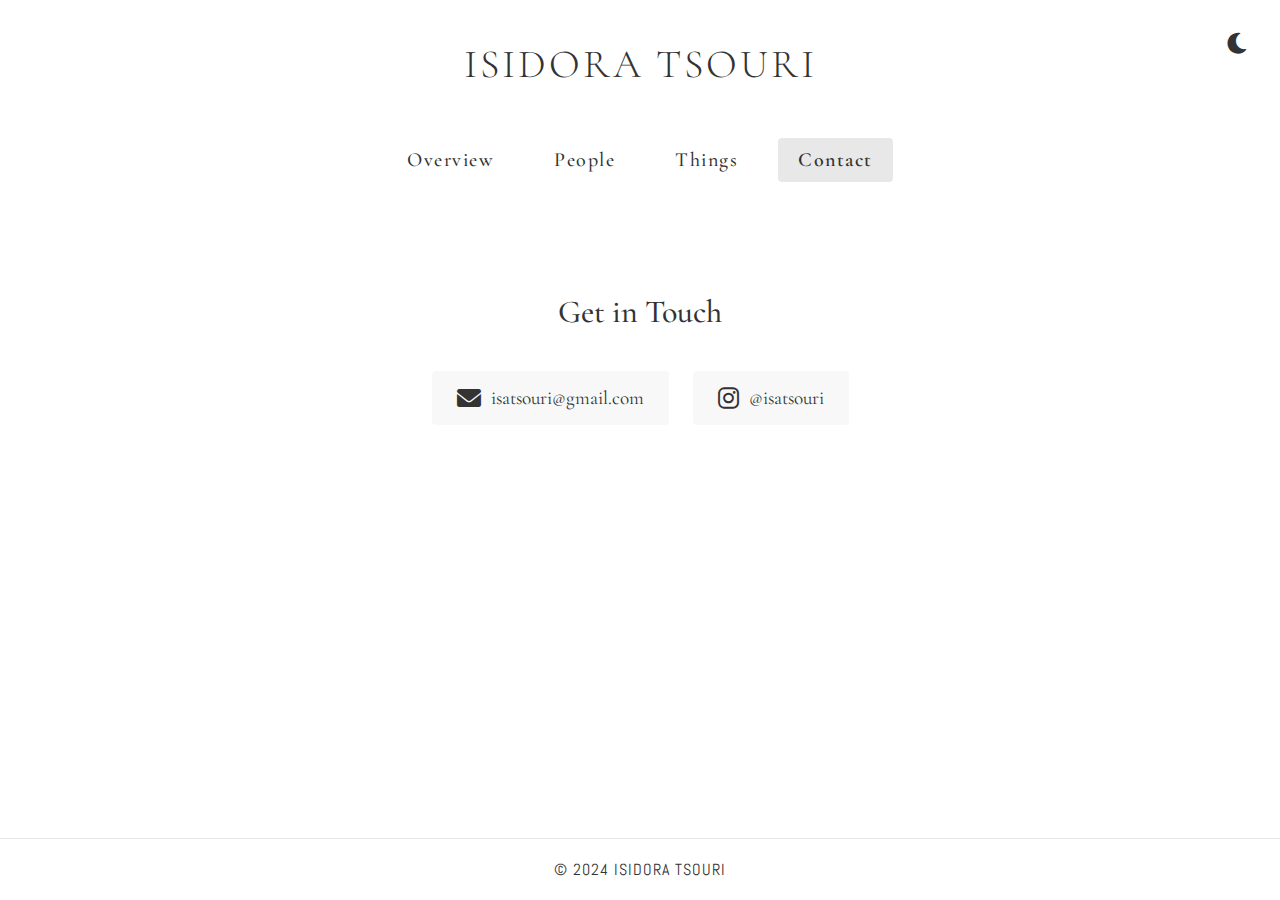
<file: contact.html>
<!DOCTYPE html>
<html lang="en" data-theme="light">
<head>
    <meta charset="UTF-8">
    <meta name="viewport" content="width=device-width, initial-scale=1.0, maximum-scale=1.0, user-scalable=no">
    <title>Contact - ISIDORA TSOURI</title>
    <link rel="stylesheet" href="css/styles.css">
    <link rel="stylesheet" href="https://cdnjs.cloudflare.com/ajax/libs/font-awesome/6.0.0/css/all.min.css">
</head>
<body>
    <header class="header">
        <button class="theme-toggle" onclick="toggleTheme()">
            <i class="fas fa-moon"></i>
        </button>
        <h1>ISIDORA TSOURI</h1>
        <nav class="nav">
            <a href="index.html">Overview</a>
            <a href="index.html#people">People</a>
            <a href="index.html#things">Things</a>
            <a href="contact.html" class="active">Contact</a>
        </nav>
    </header>

    <div class="contact-container">
        <h2>Get in Touch</h2>
        <div class="contact-links">
            <a href="mailto:isatsouri@gmail.com" class="contact-link">
                <i class="fas fa-envelope"></i>
                isatsouri@gmail.com
            </a>
            <a href="https://instagram.com/isatsouri" target="_blank" class="contact-link">
                <i class="fab fa-instagram"></i>
                @isatsouri
            </a>
        </div>
    </div>

    <footer class="footer">
        <div class="footer-content">
            <p>&copy; 2024 ISIDORA TSOURI</p>
        </div>
    </footer>

    <script src="js/theme.js"></script>
</body>
</html>
</file>
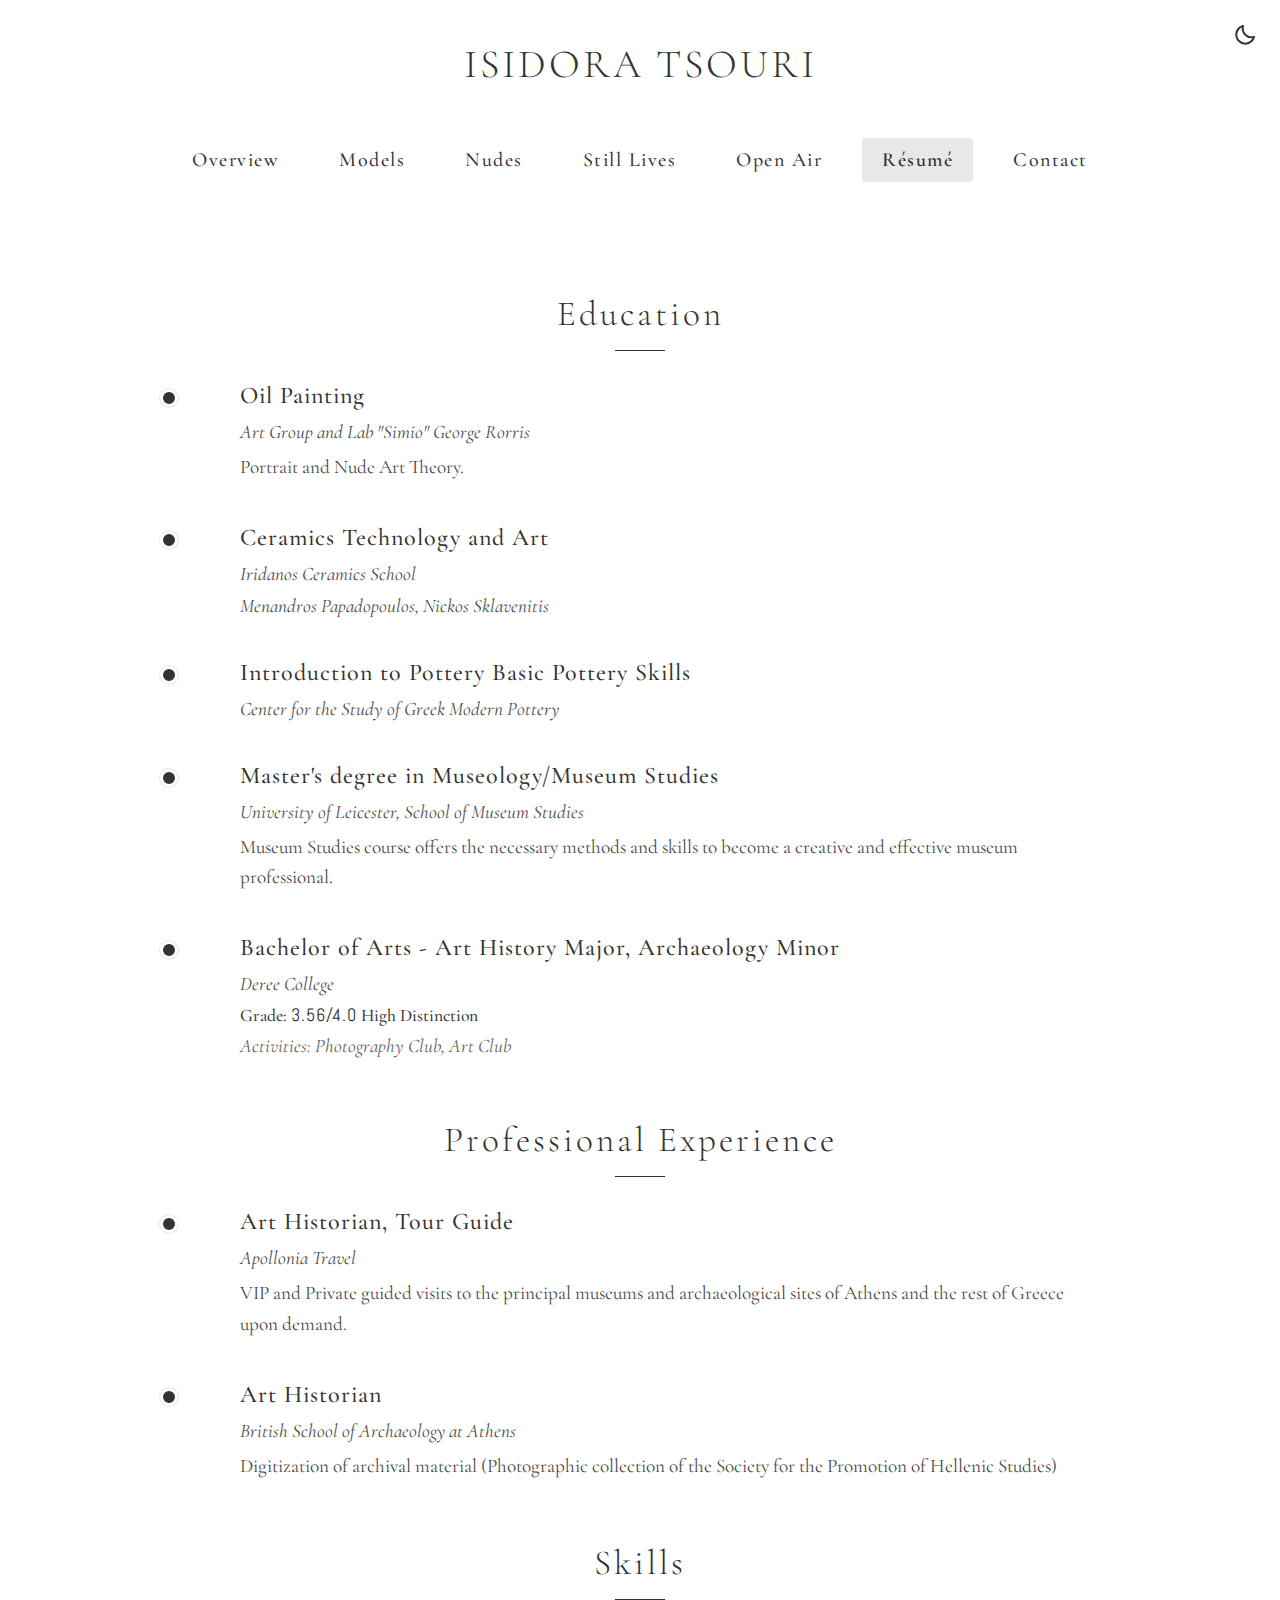
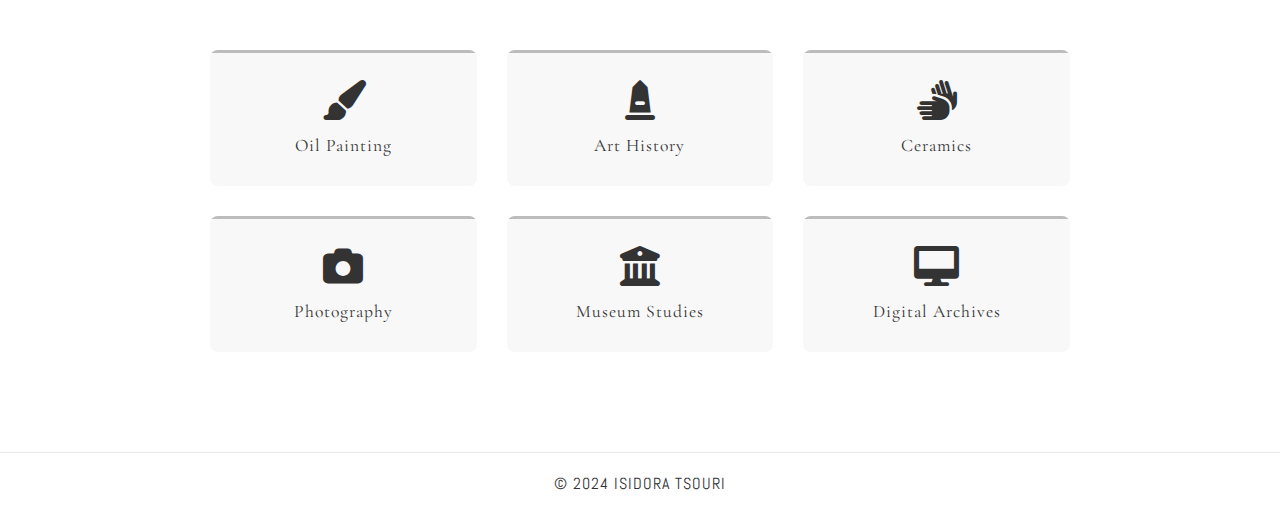
<file: resume.html>
<!DOCTYPE html>
<html lang="en" data-theme="light">
<head>
   <meta charset="UTF-8">
   <meta name="viewport" content="width=device-width, initial-scale=1.0, maximum-scale=1.0, user-scalable=no">
   <title>Résumé - ISIDORA TSOURI</title>
   <link rel="stylesheet" href="css/base.css">
   <link rel="stylesheet" href="css/navbar.css">
   <link rel="stylesheet" href="css/resume.css">
   <link rel="stylesheet" href="https://cdnjs.cloudflare.com/ajax/libs/font-awesome/6.0.0/css/all.min.css">
</head>
<body>
   <header class="header">
      <button class="menu-toggle">
         <!-- <i class="fas fa-bars"></i> -->
         <img src="icons/menu-left.svg" alt="Menu" class="icon">
      </button>
      <button class="theme-toggle" onclick="toggleTheme()">
         <!-- <i class="fas fa-moon"></i> -->
         <img src="icons/moon.svg" alt="Theme - Dark Mode" class="icon" id="theme-icon">
      </button>
      <h1>ISIDORA TSOURI</h1>
      <nav class="nav">
         <a href="index.html">Overview</a>
         <a href="index.html#models" data-category="models">Models</a>
         <a href="index.html#nudes" data-category="nudes">Nudes</a>
         <a href="index.html#still_lives" data-category="still_lives">Still Lives</a>
         <a href="index.html#open_air" data-category="open_air">Open Air</a>
         <a href="resume.html" class="active">Résumé</a>
         <a href="contact.html">Contact</a>
      </nav>
      <div class="menu-overlay"></div>
   </header>

   <div class="resume-container">
      <section class="resume-section">
         <h2>Education</h2>
         <div class="resume-item">
               <h3>Oil Painting</h3>
               <p class="institution">Art Group and Lab "Simio" George Rorris</p>
               <p class="description">Portrait and Nude Art Theory.</p>
         </div>

         <div class="resume-item">
               <h3>Ceramics Technology and Art</h3>
               <p class="institution">Iridanos Ceramics School</p>
               <p class="instructor">Menandros Papadopoulos, Nickos Sklavenitis</p>
         </div>

         <div class="resume-item">
               <h3>Introduction to Pottery Basic Pottery Skills</h3>
               <p class="institution">Center for the Study of Greek Modern Pottery</p>
         </div>

         <div class="resume-item">
            <h3>Master's degree in Museology/Museum Studies</h3>
            <p class="institution">University of Leicester, School of Museum Studies</p>
            <p class="description">Museum Studies course offers the necessary methods and skills to become a creative and effective museum professional.</p>
         </div>

         <div class="resume-item">
            <h3>Bachelor of Arts - Art History Major, Archaeology Minor</h3>
            <p class="institution">Deree College</p>
            <p class="distinction">Grade: <span class="grade">3.56/4.0</span> High Distinction</p>
            <p class="activities">Activities: Photography Club, Art Club</p>
         </div>

      </section>

      <section class="resume-section">
         <h2>Professional Experience</h2>
         <div class="resume-item">
               <h3>Art Historian, Tour Guide</h3>
               <p class="institution">Apollonia Travel</p>
               <!-- <p class="location">Athens, Greece</p> -->
               <p class="description">VIP and Private guided visits to the principal museums and archaeological sites of Athens and the rest of Greece upon demand.</p>
         </div>

         <div class="resume-item">
               <h3>Art Historian</h3>
               <p class="institution">British School of Archaeology at Athens</p>
               <!-- <p class="location">Athens, Greece</p> -->
               <p class="description">Digitization of archival material (Photographic collection of the Society for the Promotion of Hellenic Studies)</p>
         </div>
      </section>

      <section class="resume-section">
         <h2>Skills</h2>
         <div class="skills-grid">
               <div class="skill-item">
                  <i class="fas fa-paint-brush"></i>
                  <p>Oil Painting</p>
               </div>
               <div class="skill-item">
                  <i class="fas fa-monument"></i>
                  <p>Art History</p>
               </div>
               <div class="skill-item">
                  <i class="fas fa-hands"></i>
                  <p>Ceramics</p>
               </div>
               <div class="skill-item">
                  <i class="fas fa-camera"></i>
                  <p>Photography</p>
               </div>
               <div class="skill-item">
                  <i class="fas fa-university"></i>
                  <p>Museum Studies</p>
               </div>
               <div class="skill-item">
                  <i class="fas fa-desktop"></i>
                  <p>Digital Archives</p>
               </div>
         </div>
      </section>
   </div>

   <footer class="footer">
      <div class="footer-content">
         <p>&copy; 2024 ISIDORA TSOURI</p>
      </div>
   </footer>

   <script src="js/theme.js"></script>
   <script src="js/menu.js"></script>
</body>
</html>
</file>
<file: css/styles.css>
@import url('https://fonts.googleapis.com/css2?family=Cormorant+Garamond:wght@300;400;500;600&family=Abel&display=swap');

:root {
   --background: #ffffff;
   --text: #333333;
   --nav-bg: #f8f8f8;
   --nav-active: #e8e8e8;
   --nav-hover: #f5f5f5;
}

[data-theme="dark"] {
   --background: #1a1a1a;
   --text: #ffffff;
   --nav-bg: #2d2d2d;
   --nav-active: #3d3d3d;
   --nav-hover: #353535;
}

* {
   margin: 0;
   padding: 0;
   box-sizing: border-box;
}

body {
   font-family: 'Cormorant Garamond', serif;
   background-color: var(--background);
   color: var(--text);
   min-height: 100vh;
   display: flex;
   flex-direction: column;
   transition: background-color 0.3s, color 0.3s;
}

.header {
   padding: 40px 20px;
   text-align: center;
   margin-bottom: 30px;
   position: relative;
}

.theme-toggle {
   position: absolute;
   top: 20px;
   right: 20px;
   background: none;
   border: none;
   color: var(--text);
   cursor: pointer;
   font-size: 24px;
   padding: 10px;
   transition: color 0.3s;
}

.header h1 {
   font-size: 2.5rem;
   font-weight: 300;
   letter-spacing: 3px;
   margin-bottom: 30px;
}

.nav {
   padding: 20px 0;
   display: flex;
   justify-content: center;
   flex-wrap: wrap;
   gap: 20px;
}

.nav a {
   text-decoration: none;
   color: var(--text);
   padding: 10px 20px;
   border-radius: 4px;
   transition: all 0.3s ease;
   font-size: 1.25rem;
   letter-spacing: 1.5px;
   font-weight: 500;
}

.nav a:hover {
   background-color: var(--nav-hover);
}

.nav a.active {
   background-color: var(--nav-active);
   font-weight: 600;
}

.gallery {
   columns: 3 300px;
   column-gap: 20px;
   padding: 20px;
   flex: 1;
}

.gallery-item {
   break-inside: avoid;
   margin-bottom: 20px;
   position: relative;
}

.gallery-item img {
   width: 100%;
   height: auto;
   display: block;
   transition: opacity 0.3s;
   border-radius: 2px;
}

.gallery-item img:hover {
   opacity: 0.9;
}

/* Contact Page Styles */
.contact-container {
   max-width: 600px;
   margin: 0 auto;
   padding: 20px;
   text-align: center;
   flex: 1;
}

.contact-container h2 {
   font-size: 2rem;
   margin-bottom: 30px;
   font-weight: 500;
}

.contact-link {
   display: inline-flex;
   align-items: center;
   gap: 10px;
   text-decoration: none;
   color: var(--text);
   font-size: 1.2rem;
   padding: 15px 25px;
   transition: opacity 0.3s;
   background-color: var(--nav-bg);
   border-radius: 4px;
   margin: 10px;
}

.contact-link:hover {
   opacity: 0.8;
   background-color: var(--nav-hover);
}

.contact-link i {
   font-size: 1.5rem;
}

/* Footer Styles */
.footer {
   text-align: center;
   padding: 20px;
   margin-top: auto;
   border-top: 1px solid var(--nav-active);
   font-family: 'Abel', sans-serif;
}

.footer-content {
   display: flex;
   justify-content: center;
   align-items: center;
   gap: 20px;
}

.footer p {
   font-size: 1rem;
   color: var(--text);
   letter-spacing: 1px;
}

.social-link {
   color: var(--text);
   font-size: 1.5rem;
   transition: opacity 0.3s;
}

.social-link:hover {
   opacity: 0.8;
}

/* Modal/Lightbox */
.modal {
   display: none;
   position: fixed;
   z-index: 999;
   top: 0;
   left: 0;
   width: 100%;
   height: 100%;
   background-color: rgba(0, 0, 0, 0.9);
   touch-action: none;
}

.modal-content {
   max-width: 90%;
   max-height: 90vh;
   margin: auto;
   display: block;
   position: absolute;
   top: 50%;
   left: 50%;
   transform: translate(-50%, -50%);
   object-fit: contain;
}

.close {
   position: absolute;
   top: 15px;
   right: 35px;
   color: #f1f1f1;
   font-size: 40px;
   font-weight: bold;
   cursor: pointer;
   z-index: 1000;
}

.nav-arrow {
   position: absolute;
   top: 50%;
   transform: translateY(-50%);
   color: white;
   font-size: 36px;
   cursor: pointer;
   padding: 20px;
   user-select: none;
   background-color: rgba(0, 0, 0, 0.3);
   border-radius: 50%;
   width: 60px;
   height: 60px;
   display: flex;
   align-items: center;
   justify-content: center;
   transition: background-color 0.3s;
}

.nav-arrow:hover {
   background-color: rgba(255, 255, 255, 0.2);
}

.prev {
   left: 20px;
}

.next {
   right: 20px;
}

@media (max-width: 768px) {
   .header {
      padding: 20px 10px;
   }

   .header h1 {
      font-size: 2rem;
      margin-bottom: 20px;
   }

   .nav {
      flex-direction: column;
      align-items: center;
      padding: 10px;
      gap: 15px;
   }

   .nav a {
      width: 80%;
      text-align: center;
      padding: 12px 20px;
      font-size: 1.2rem;
      background-color: var(--nav-bg);
   }

   .gallery {
      columns: 2 200px;
      padding: 10px;
   }

   .nav-arrow {
      width: 45px;
      height: 45px;
      font-size: 24px;
   }

   .close {
      top: 10px;
      right: 20px;
      font-size: 30px;
   }

   .footer-content {
      flex-direction: column;
      gap: 10px;
   }
}

@media (max-width: 480px) {
   .gallery {
      columns: 1 auto;
   }

   .header h1 {
      font-size: 1.8rem;
   }

   .nav a {
      width: 90%;
   }
}

.hidden {
   display: none;
}
</file>
<file: css/base.css>
@import url('https://fonts.googleapis.com/css2?family=Cormorant+Garamond:wght@300;400;500;600&family=Abel&display=swap');

:root {
   --background: #ffffff;
   --background-rgb: 255, 255, 255;  /* Added RGB values */
   --text: #333333;
   --nav-bg: #f8f8f8;
   --nav-active: #e8e8e8;
   --nav-hover: #f5f5f5;
}

[data-theme="dark"] {
   --background: #1a1a1a;
   --background-rgb: 26, 26, 26;  /* Added RGB values */
   --text: #ffffff;
   --nav-bg: #2d2d2d;
   --nav-active: #3d3d3d;
   --nav-hover: #353535;
}

* {
    margin: 0;
    padding: 0;
    box-sizing: border-box;
    -webkit-tap-highlight-color: transparent;
    -webkit-touch-callout: none;
}

body {
    font-family: 'Cormorant Garamond', serif;
    background-color: var(--background);
    color: var(--text);
    min-height: 100vh;
    display: flex;
    flex-direction: column;
    transition: background-color 0.3s, color 0.3s;
}

/* Header */
.header {
    padding: 40px 20px;
    text-align: center;
    margin-bottom: 30px;
    position: relative;
}

.header h1 {
    font-size: 2.5rem;
    font-weight: 300;
    letter-spacing: 3px;
    margin-bottom: 30px;
}


.theme-toggle {
   position: fixed; 
   top: 15px;
   right: 15px;
   background: none;
   border: none;
   color: var(--text);
   cursor: pointer;
   font-size: 24px;
   padding: 10px;
   transition: all 0.3s ease;
   -webkit-tap-highlight-color: transparent;
   -webkit-touch-callout: none;
   user-select: none;
   z-index: 1000; /* Added z-index */
   width: 40px;
   height: 40px;
   display: flex;
   align-items: center;
   justify-content: center;
}

/* Modal */
.modal-caption {
    position: fixed;
    bottom: 20px;
    left: 0;
    right: 0;
    color: white;
    text-align: center;
    padding: 10px;
    z-index: 1002;
}

.modal-caption h3 {
    font-weight: 400;
    font-size: 1.2rem;
    letter-spacing: 1px;
}

/* Footer */
.footer {
    text-align: center;
    padding: 20px;
    margin-top: auto;
    border-top: 1px solid var(--nav-active);
    font-family: 'Abel', sans-serif;
}

.footer-content {
    display: flex;
    justify-content: center;
    align-items: center;
    gap: 20px;
}

.footer p {
    font-size: 1rem;
    color: var(--text);
    letter-spacing: 1px;
}

/* icons */
.icon {
   width: 24px;
   height: 24px;
   display: block;
}

/* Make icons match theme color */
.icon {
   filter: brightness(0) saturate(100%);
}

[data-theme="light"] .icon {
   filter: invert(20%);  /* For dark icons on light theme */
}

[data-theme="dark"] .icon {
   filter: invert(100%);  /* For white icons on dark theme */
}

/* Mobile Styles */
@media (max-width: 768px) {
   
   .icon {
      width: 25px;
      height: 25px;
   }
   
    .header {
        padding: 20px 10px;
    }

    .theme-toggle {
      font-size: 20px;
   }

    .header h1 {
        font-size: 2rem;
        margin-bottom: 20px;
        margin-top: 20px;
    }

    .footer-content {
        flex-direction: column;
        gap: 10px;
    }
}

@media (max-width: 480px) {
    .header h1 {
        font-size: 1.8rem;
    }
}
</file>
<file: css/navbar.css>
/* Navigation Styles */
.nav {
   padding: 20px 0;
   display: flex;
   justify-content: center;
   flex-wrap: wrap;
   gap: 20px;
}

.nav a {
   text-decoration: none;
   color: var(--text);
   padding: 10px 20px;
   border-radius: 4px;
   transition: all 0.3s ease;
   font-size: 1.25rem;
   letter-spacing: 1.5px;
   font-weight: 500;
   -webkit-tap-highlight-color: transparent;
   -webkit-touch-callout: none;
   user-select: none;
}

.nav a:hover {
   background-color: var(--nav-hover);
}

.nav a.active {
   background-color: var(--nav-active);
   font-weight: 600;
}

/* Hamburger Menu Styles */
.menu-toggle {
   display: none;
   position: fixed;
   top: 15px;
   left: 15px;
   z-index: 1000;
   background: none;
   border: none;
   color: var(--text);
   cursor: pointer;
   padding: 10px;
   font-size: 24px;
   width: 40px;
   height: 40px;
   align-items: center;
   justify-content: center;
}

/* Mobile Styles */
@media (max-width: 768px) {
   .menu-toggle {
       display: flex;
   }

   .nav {
       position: fixed;
       top: 0;
       left: -100%;
       width: 280px;
       height: 100vh;
       background-color: rgba(var(--background-rgb), 0.6); /* Using RGB for transparency */
       backdrop-filter: blur(10px);
       -webkit-backdrop-filter: blur(10px); /* For Safari */
       padding: 80px 20px 20px;
       flex-direction: column;
       gap: 10px;
       transition: left 0.3s ease;
       z-index: 999;
       box-shadow: 2px 0 10px rgba(0, 0, 0, 0.1);
   }

   .nav.active {
       left: 0;
   }

   .nav a {
       width: 100%;
       text-align: left;
       padding: 15px;
       background: none;
   }

   /* Overlay when menu is open */
   .menu-overlay {
       display: none;
       position: fixed;
       top: 0;
       left: 0;
       width: 100%;
       height: 100%;
       background-color: rgba(0, 0, 0, 0.3);
       z-index: 998;
   }

   .menu-overlay.active {
       display: block;
   }
}
</file>
<file: css/resume.css>
.resume-container {
   max-width: 900px;
   margin: 0 auto;
   padding: 20px;
   flex: 1;
}

.resume-section {
   margin-bottom: 60px;
   position: relative;
}

.resume-section h2 {
   font-size: 2.2rem;
   font-weight: 300;
   margin-bottom: 30px;
   color: var(--text);
   letter-spacing: 3px;
   text-align: center;
}

.resume-section h2::after {
   content: "";
   display: block;
   width: 50px;
   height: 1px;
   background-color: var(--text);
   margin: 15px auto 0;
}

.timeline {
   position: relative;
   padding-left: 50px;
}

.timeline::before {
   content: '';
   position: absolute;
   left: 0;
   top: 0;
   height: 100%;
   width: 1px;
   background-color: var(--nav-active);
}

.resume-item {
   margin-bottom: 40px;
   position: relative;
   padding: 0 0 0 30px;
}

.resume-item::before {
   content: '';
   position: absolute;
   left: -50px;
   top: 8px;
   width: 12px;
   height: 12px;
   border-radius: 50%;
   background-color: var(--text);
   border: 3px solid var(--background);
   box-shadow: 0 0 0 1px var(--nav-active);
}

.resume-item h3 {
   font-size: 1.5rem;
   font-weight: 500;
   margin-bottom: 10px;
   color: var(--text);
   letter-spacing: 1px;
}

.resume-item .institution {
   font-size: 1.2rem;
   color: var(--text);
   margin-bottom: 8px;
   font-style: italic;
   opacity: 0.9;
}

.resume-item .year {
   font-size: 0.95rem;
   color: var(--text);
   opacity: 0.7;
   margin-bottom: 12px;
   font-family: 'Abel', sans-serif;
   letter-spacing: 1px;
}

.resume-item .description {
   font-size: 1.2rem;
   line-height: 1.6;
   color: var(--text);
   opacity: 0.9;
}

.resume-item .location {
   font-size: 1.2rem;
   color: var(--text);
   margin: 5px 0;
   /* font-family: 'Abel', sans-serif; */
   letter-spacing: 1px;
}

/* Skills Section */
.skills-grid {
   display: grid;
   grid-template-columns: repeat(3, 1fr);
   gap: 30px;
   padding: 20px 0;
}

.skill-item {
   text-align: center;
   padding: 30px 20px;
   background-color: var(--nav-bg);
   border-radius: 8px;
   transition: all 0.3s ease;
   position: relative;
   overflow: hidden;
}

.skill-item::before {
   content: '';
   position: absolute;
   top: 0;
   left: 0;
   width: 100%;
   height: 3px;
   background-color: var(--text);
   opacity: 0.3;
   transition: opacity 0.3s ease;
}

.skill-item:hover::before {
   opacity: 1;
}

.skill-item i {
   font-size: 2.5rem;
   color: var(--text);
   margin-bottom: 15px;
   transition: transform 0.3s ease;
}

.skill-item:hover i {
   transform: translateY(-5px);
}

.skill-item p {
   font-size: 1.1rem;
   color: var(--text);
   letter-spacing: 1px;
}

/* Additional Classes */
.resume-item .distinction {
   font-weight: 500;
   color: var(--text);
   margin: 8px 0;
   font-size: 1.1rem;
}

.resume-item .grade {
   font-family: 'Abel', sans-serif;
   letter-spacing: 1px;
}

.resume-item .activities {
   color: var(--text);
   opacity: 0.8;
   font-style: italic;
   font-size: 1.2rem;
}

.resume-item .instructor {
   color: var(--text);
   font-size: 1.2rem;
   margin: 5px 0;
   font-style: italic;
   opacity: 0.9;
}

@media (max-width: 768px) {
   .resume-container {
       padding: 15px;
   }

   .resume-section {
       margin-bottom: 40px;
   }

   .resume-section h2 {
       font-size: 1.8rem;
   }

   .timeline {
       padding-left: 30px;
   }

   .resume-item {
       padding-left: 20px;
   }

   .resume-item::before {
       left: -36px;
       top: 6px;
       width: 10px;
       height: 10px;
   }

   .skills-grid {
       grid-template-columns: repeat(2, 1fr);
       gap: 15px;
   }

   .skill-item {
       padding: 20px 15px;
   }
}

@media (max-width: 480px) {
   .timeline {
       padding-left: 25px;
   }

   .resume-item {
       padding-left: 15px;
   }

   .resume-item::before {
       left: -31px;
   }

   .skills-grid {
      grid-template-columns: repeat(2, 1fr);
   }

   .resume-section h2 {
       font-size: 1.6rem;
   }
}
</file>
